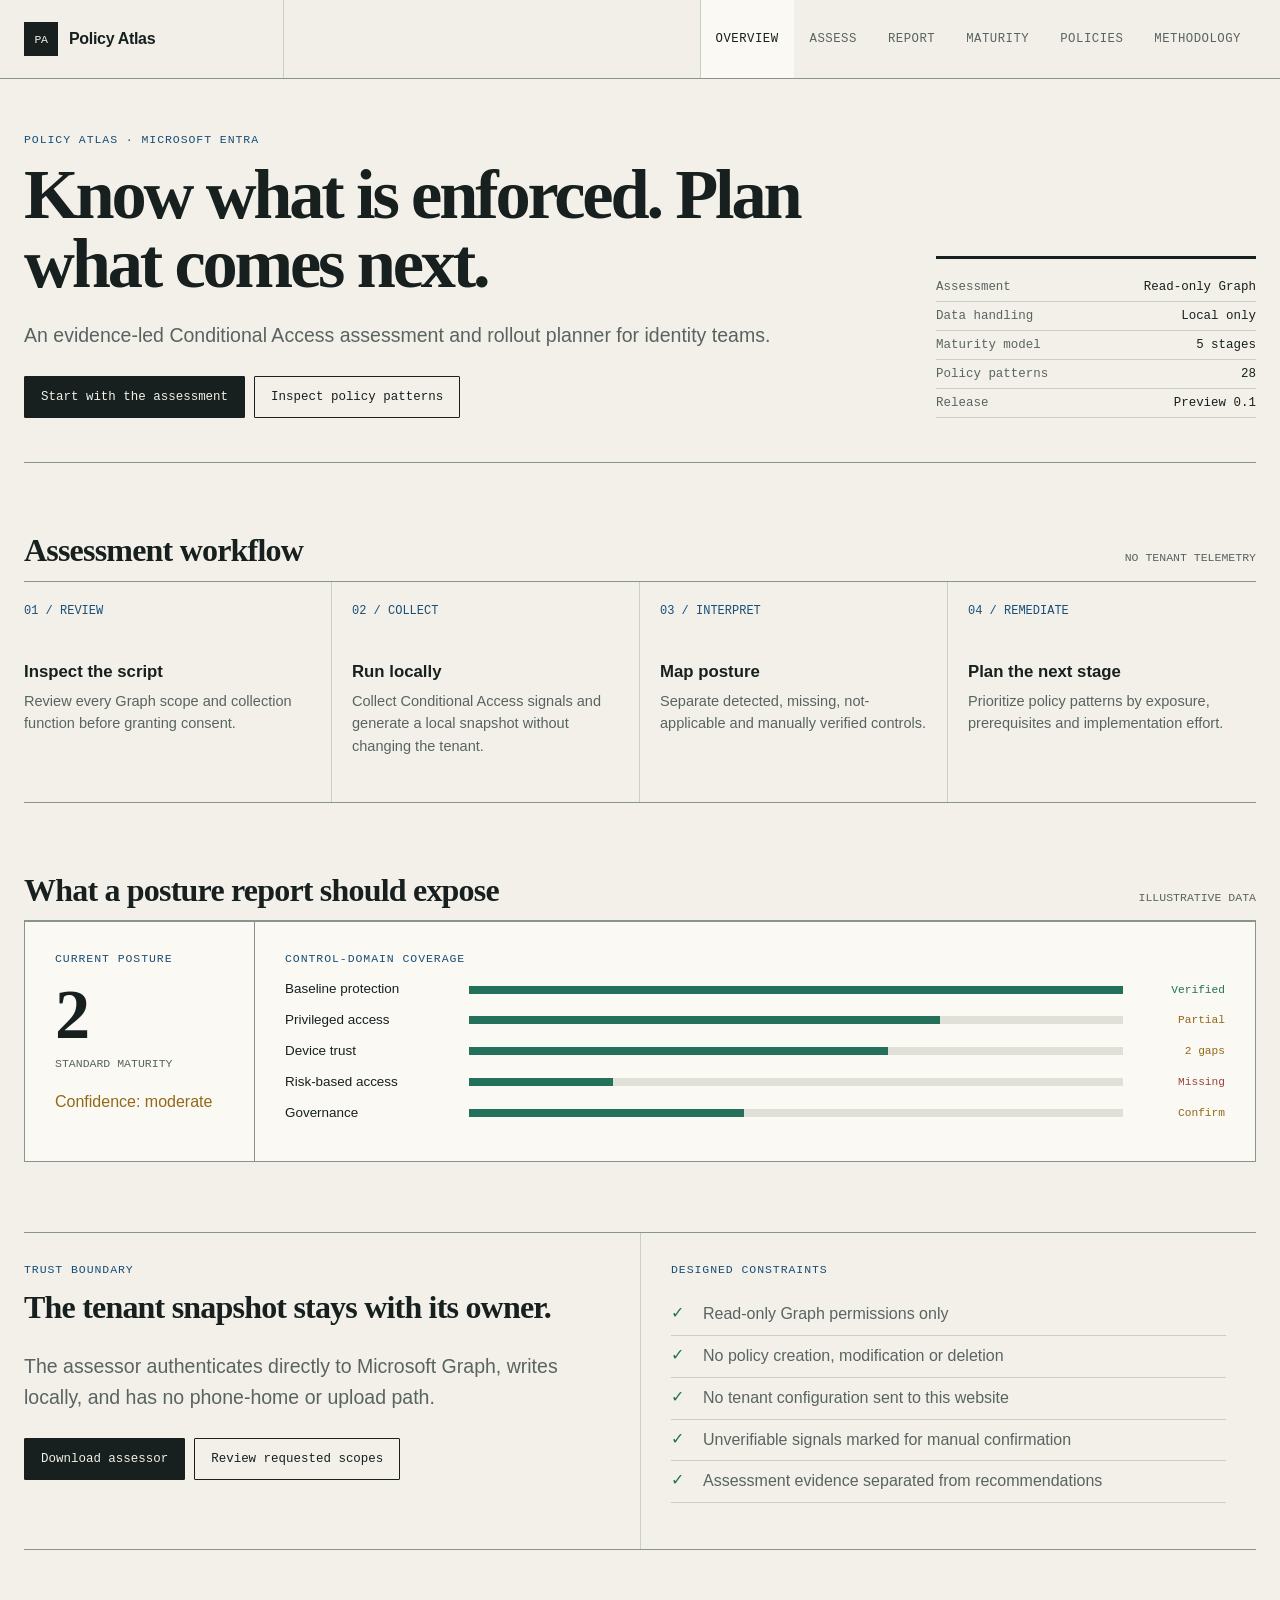
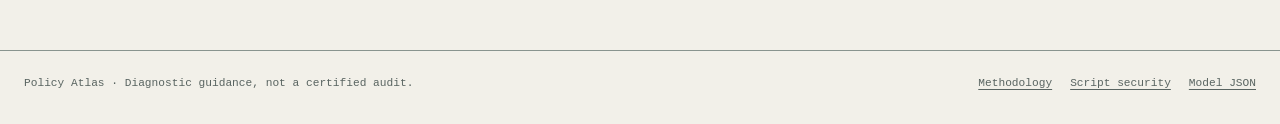
<file: index.html>
<!doctype html>
<html lang="en">
<head><meta charset="utf-8"><meta name="viewport" content="width=device-width,initial-scale=1"><title>Policy Atlas — Conditional Access assessment and rollout planner</title><meta name="description" content="Policy Atlas assesses Microsoft Entra Conditional Access from tenant evidence and turns verified gaps into a prioritized rollout plan."><link rel="stylesheet" href="/assets/styles.css"></head>
<body>
<header class="site-header"><nav class="shell masthead" aria-label="Primary"><a class="brand" href="/"><span class="brand-mark">PA</span>Policy Atlas</a><div class="nav-links"><a aria-current="page" href="/">Overview</a><a href="/assessment/">Assess</a><a href="/report/">Report</a><a href="/maturity-model/">Maturity</a><a href="/policy-library/">Policies</a><a href="/methodology/">Methodology</a></div></nav></header>
<main class="shell">
  <section class="page-intro"><div><p class="kicker">Policy Atlas · Microsoft Entra</p><h1>Know what is enforced. Plan what comes next.</h1><p class="lede">An evidence-led Conditional Access assessment and rollout planner for identity teams.</p><div class="actions"><a class="button primary" href="/assessment/">Start with the assessment</a><a class="button" href="/policy-library/">Inspect policy patterns</a></div></div><aside class="page-meta" aria-label="Product facts"><dl><div><dt>Assessment</dt><dd>Read-only Graph</dd></div><div><dt>Data handling</dt><dd>Local only</dd></div><div><dt>Maturity model</dt><dd>5 stages</dd></div><div><dt>Policy patterns</dt><dd>28</dd></div><div><dt>Release</dt><dd>Preview 0.1</dd></div></dl></aside></section>

  <section class="section"><div class="section-head"><h2>Assessment workflow</h2><small>NO TENANT TELEMETRY</small></div><div class="workflow"><article><span class="step-number">01 / REVIEW</span><h3>Inspect the script</h3><p>Review every Graph scope and collection function before granting consent.</p></article><article><span class="step-number">02 / COLLECT</span><h3>Run locally</h3><p>Collect Conditional Access signals and generate a local snapshot without changing the tenant.</p></article><article><span class="step-number">03 / INTERPRET</span><h3>Map posture</h3><p>Separate detected, missing, not-applicable and manually verified controls.</p></article><article><span class="step-number">04 / REMEDIATE</span><h3>Plan the next stage</h3><p>Prioritize policy patterns by exposure, prerequisites and implementation effort.</p></article></div></section>

  <section class="section"><div class="section-head"><h2>What a posture report should expose</h2><small>ILLUSTRATIVE DATA</small></div><div class="report-preview" aria-label="Illustrative report preview"><aside class="report-score"><p class="kicker">Current posture</p><strong>2</strong><span>Standard maturity</span><p class="status-warn">Confidence: moderate</p></aside><div class="report-body"><p class="kicker">Control-domain coverage</p><div class="coverage"><div class="coverage-row"><span>Baseline protection</span><span class="coverage-track"><i class="coverage-fill" style="width:100%"></i></span><span class="coverage-status status-good">Verified</span></div><div class="coverage-row"><span>Privileged access</span><span class="coverage-track"><i class="coverage-fill" style="width:72%"></i></span><span class="coverage-status status-warn">Partial</span></div><div class="coverage-row"><span>Device trust</span><span class="coverage-track"><i class="coverage-fill" style="width:64%"></i></span><span class="coverage-status status-warn">2 gaps</span></div><div class="coverage-row"><span>Risk-based access</span><span class="coverage-track"><i class="coverage-fill" style="width:22%"></i></span><span class="coverage-status status-bad">Missing</span></div><div class="coverage-row"><span>Governance</span><span class="coverage-track"><i class="coverage-fill" style="width:42%"></i></span><span class="coverage-status status-warn">Confirm</span></div></div></div></div></section>

  <section class="section trust-grid"><section><p class="kicker">Trust boundary</p><h2>The tenant snapshot stays with its owner.</h2><p class="lede">The assessor authenticates directly to Microsoft Graph, writes locally, and has no phone-home or upload path.</p><div class="actions"><a class="button primary" href="/Assess-ConditionalAccessMaturity.ps1" download>Download assessor</a><a class="button" href="/SCRIPT-README.md">Review requested scopes</a></div></section><section><p class="kicker">Designed constraints</p><ul class="fact-list"><li>Read-only Graph permissions only</li><li>No policy creation, modification or deletion</li><li>No tenant configuration sent to this website</li><li>Unverifiable signals marked for manual confirmation</li><li>Assessment evidence separated from recommendations</li></ul></section></section>
</main>
<footer class="site-footer"><div class="shell footer-grid"><span>Policy Atlas · Diagnostic guidance, not a certified audit.</span><nav><a href="/methodology/">Methodology</a><a href="/SCRIPT-README.md">Script security</a><a href="/ca-maturity-model.json">Model JSON</a></nav></div></footer>
</body></html>
</file>
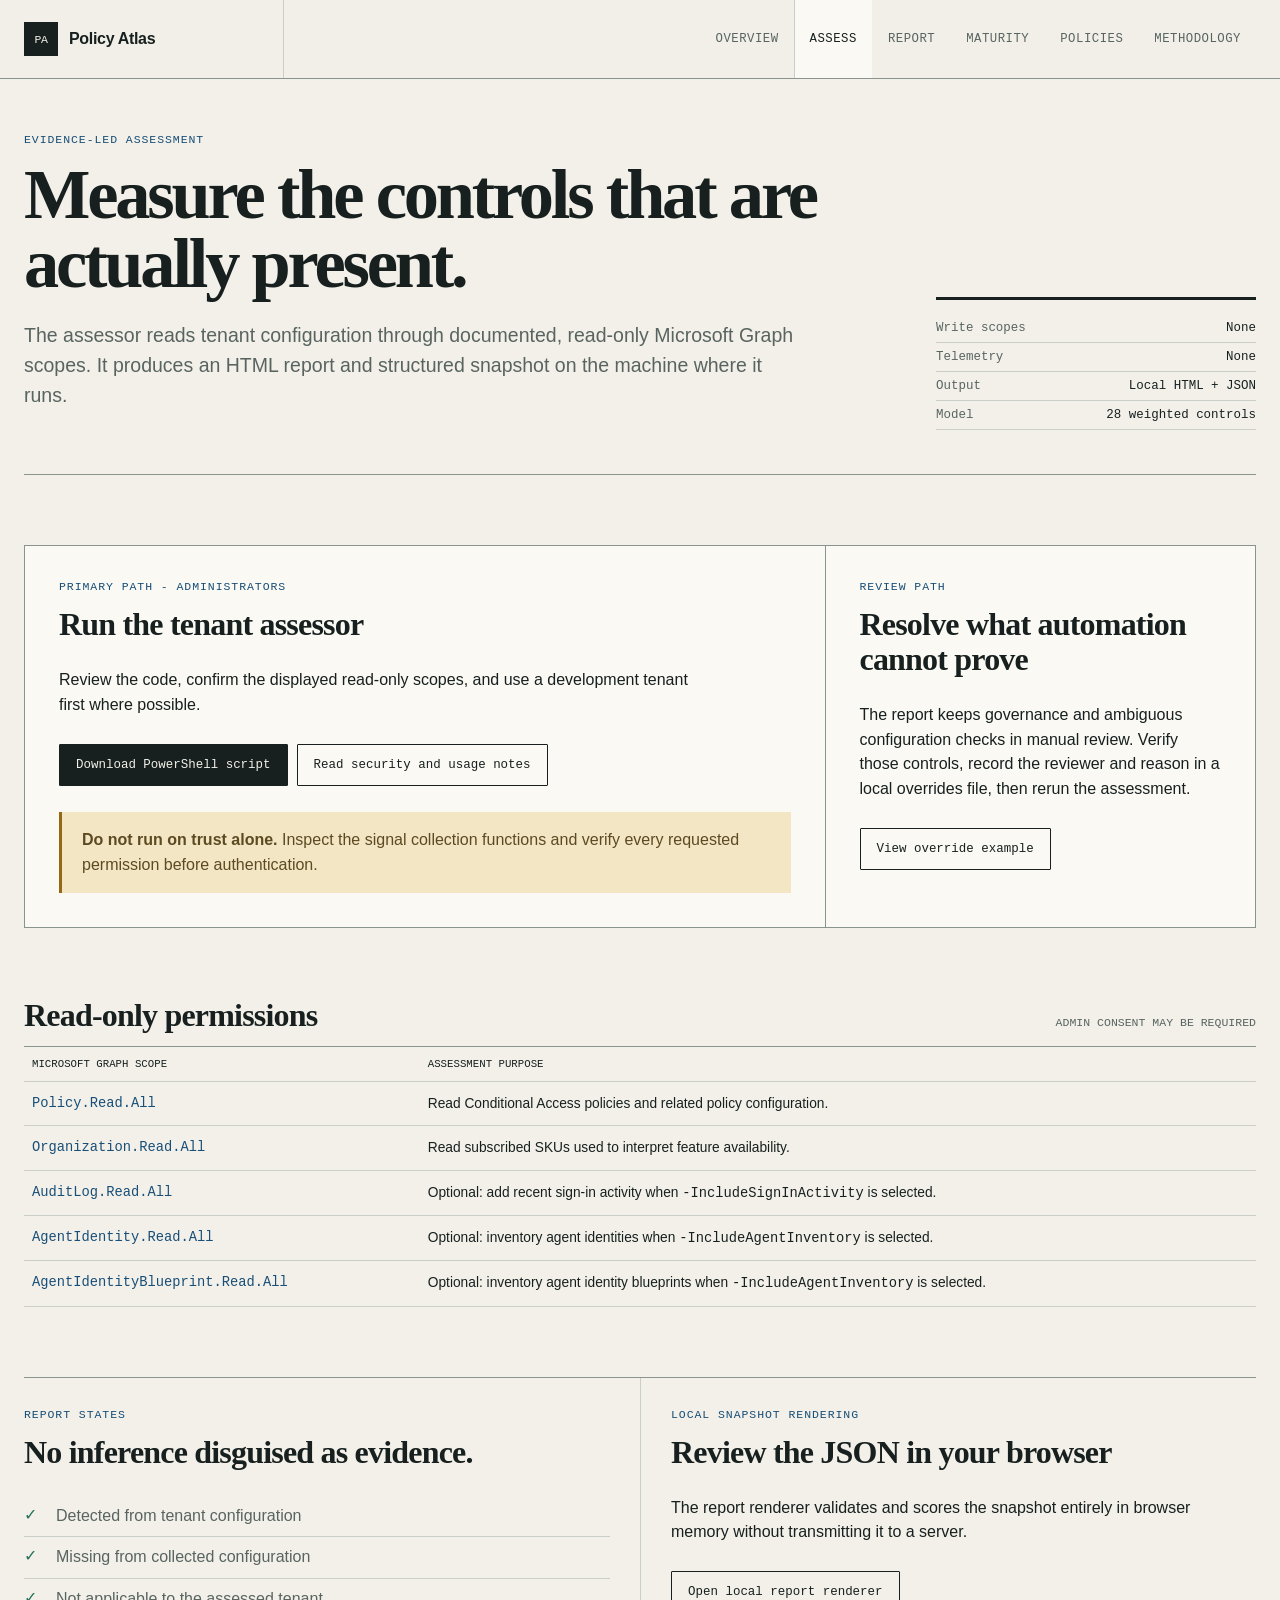
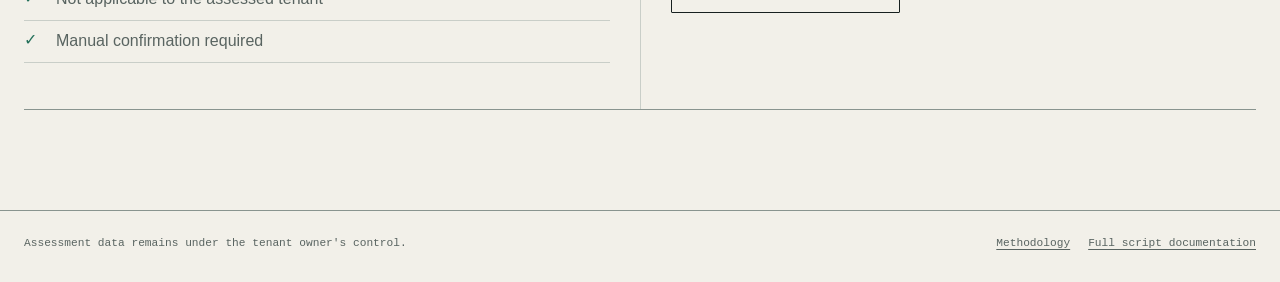
<file: assessment/index.html>
<!doctype html>
<html lang="en"><head><meta charset="utf-8"><meta name="viewport" content="width=device-width,initial-scale=1"><title>Tenant Assessment - Policy Atlas</title><meta name="description" content="Run a local, read-only Microsoft Graph assessment with Policy Atlas."><link rel="stylesheet" href="/assets/styles.css"></head>
<body><header class="site-header"><nav class="shell masthead" aria-label="Primary"><a class="brand" href="/"><span class="brand-mark">PA</span>Policy Atlas</a><div class="nav-links"><a href="/">Overview</a><a aria-current="page" href="/assessment/">Assess</a><a href="/report/">Report</a><a href="/maturity-model/">Maturity</a><a href="/policy-library/">Policies</a><a href="/methodology/">Methodology</a></div></nav></header>
<main class="shell"><section class="page-intro"><div><p class="kicker">Evidence-led assessment</p><h1>Measure the controls that are actually present.</h1><p class="lede">The assessor reads tenant configuration through documented, read-only Microsoft Graph scopes. It produces an HTML report and structured snapshot on the machine where it runs.</p></div><aside class="page-meta"><dl><div><dt>Write scopes</dt><dd>None</dd></div><div><dt>Telemetry</dt><dd>None</dd></div><div><dt>Output</dt><dd>Local HTML + JSON</dd></div><div><dt>Model</dt><dd>28 weighted controls</dd></div></dl></aside></section>

<section class="section assessment-paths"><article><p class="kicker">Primary path - administrators</p><h2>Run the tenant assessor</h2><p>Review the code, confirm the displayed read-only scopes, and use a development tenant first where possible.</p><div class="actions"><a class="button primary" href="/Assess-ConditionalAccessMaturity.ps1" download>Download PowerShell script</a><a class="button" href="/SCRIPT-README.md">Read security and usage notes</a></div><div class="notice"><strong>Do not run on trust alone.</strong> Inspect the signal collection functions and verify every requested permission before authentication.</div></article><article><p class="kicker">Review path</p><h2>Resolve what automation cannot prove</h2><p>The report keeps governance and ambiguous configuration checks in manual review. Verify those controls, record the reviewer and reason in a local overrides file, then rerun the assessment.</p><div class="actions"><a class="button" href="/manual-overrides.example.json">View override example</a></div></article></section>

<section class="section"><div class="section-head"><h2>Read-only permissions</h2><small>ADMIN CONSENT MAY BE REQUIRED</small></div><table class="permission-table"><thead><tr><th>Microsoft Graph scope</th><th>Assessment purpose</th></tr></thead><tbody><tr><td>Policy.Read.All</td><td>Read Conditional Access policies and related policy configuration.</td></tr><tr><td>Organization.Read.All</td><td>Read subscribed SKUs used to interpret feature availability.</td></tr><tr><td>AuditLog.Read.All</td><td>Optional: add recent sign-in activity when <code>-IncludeSignInActivity</code> is selected.</td></tr><tr><td>AgentIdentity.Read.All</td><td>Optional: inventory agent identities when <code>-IncludeAgentInventory</code> is selected.</td></tr><tr><td>AgentIdentityBlueprint.Read.All</td><td>Optional: inventory agent identity blueprints when <code>-IncludeAgentInventory</code> is selected.</td></tr></tbody></table></section>

<section class="section trust-grid"><section><p class="kicker">Report states</p><h2>No inference disguised as evidence.</h2><ul class="fact-list"><li>Detected from tenant configuration</li><li>Missing from collected configuration</li><li>Not applicable to the assessed tenant</li><li>Manual confirmation required</li></ul></section><section><p class="kicker">Local snapshot rendering</p><h2>Review the JSON in your browser</h2><p>The report renderer validates and scores the snapshot entirely in browser memory without transmitting it to a server.</p><div class="actions"><a class="button" href="/report/">Open local report renderer</a></div></section></section></main>
<footer class="site-footer"><div class="shell footer-grid"><span>Assessment data remains under the tenant owner's control.</span><nav><a href="/methodology/">Methodology</a><a href="/SCRIPT-README.md">Full script documentation</a></nav></div></footer></body></html>
</file>
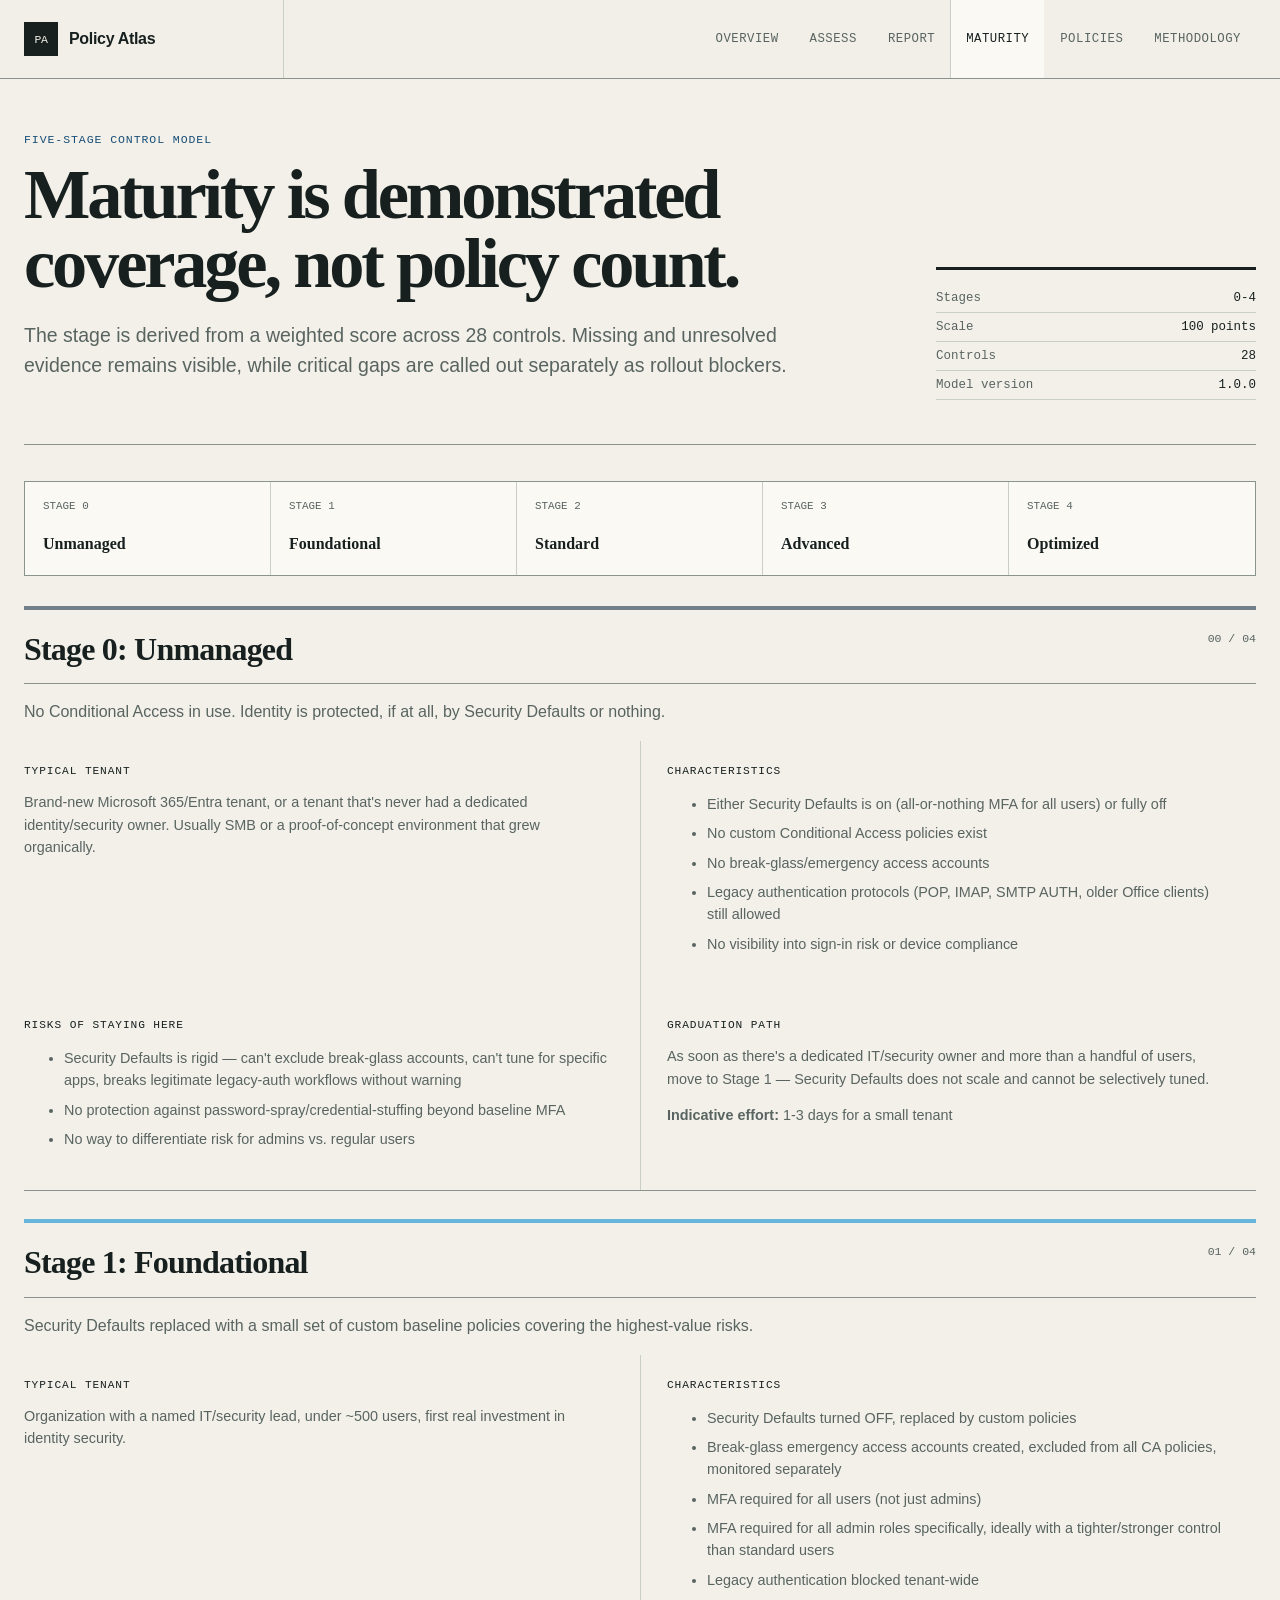
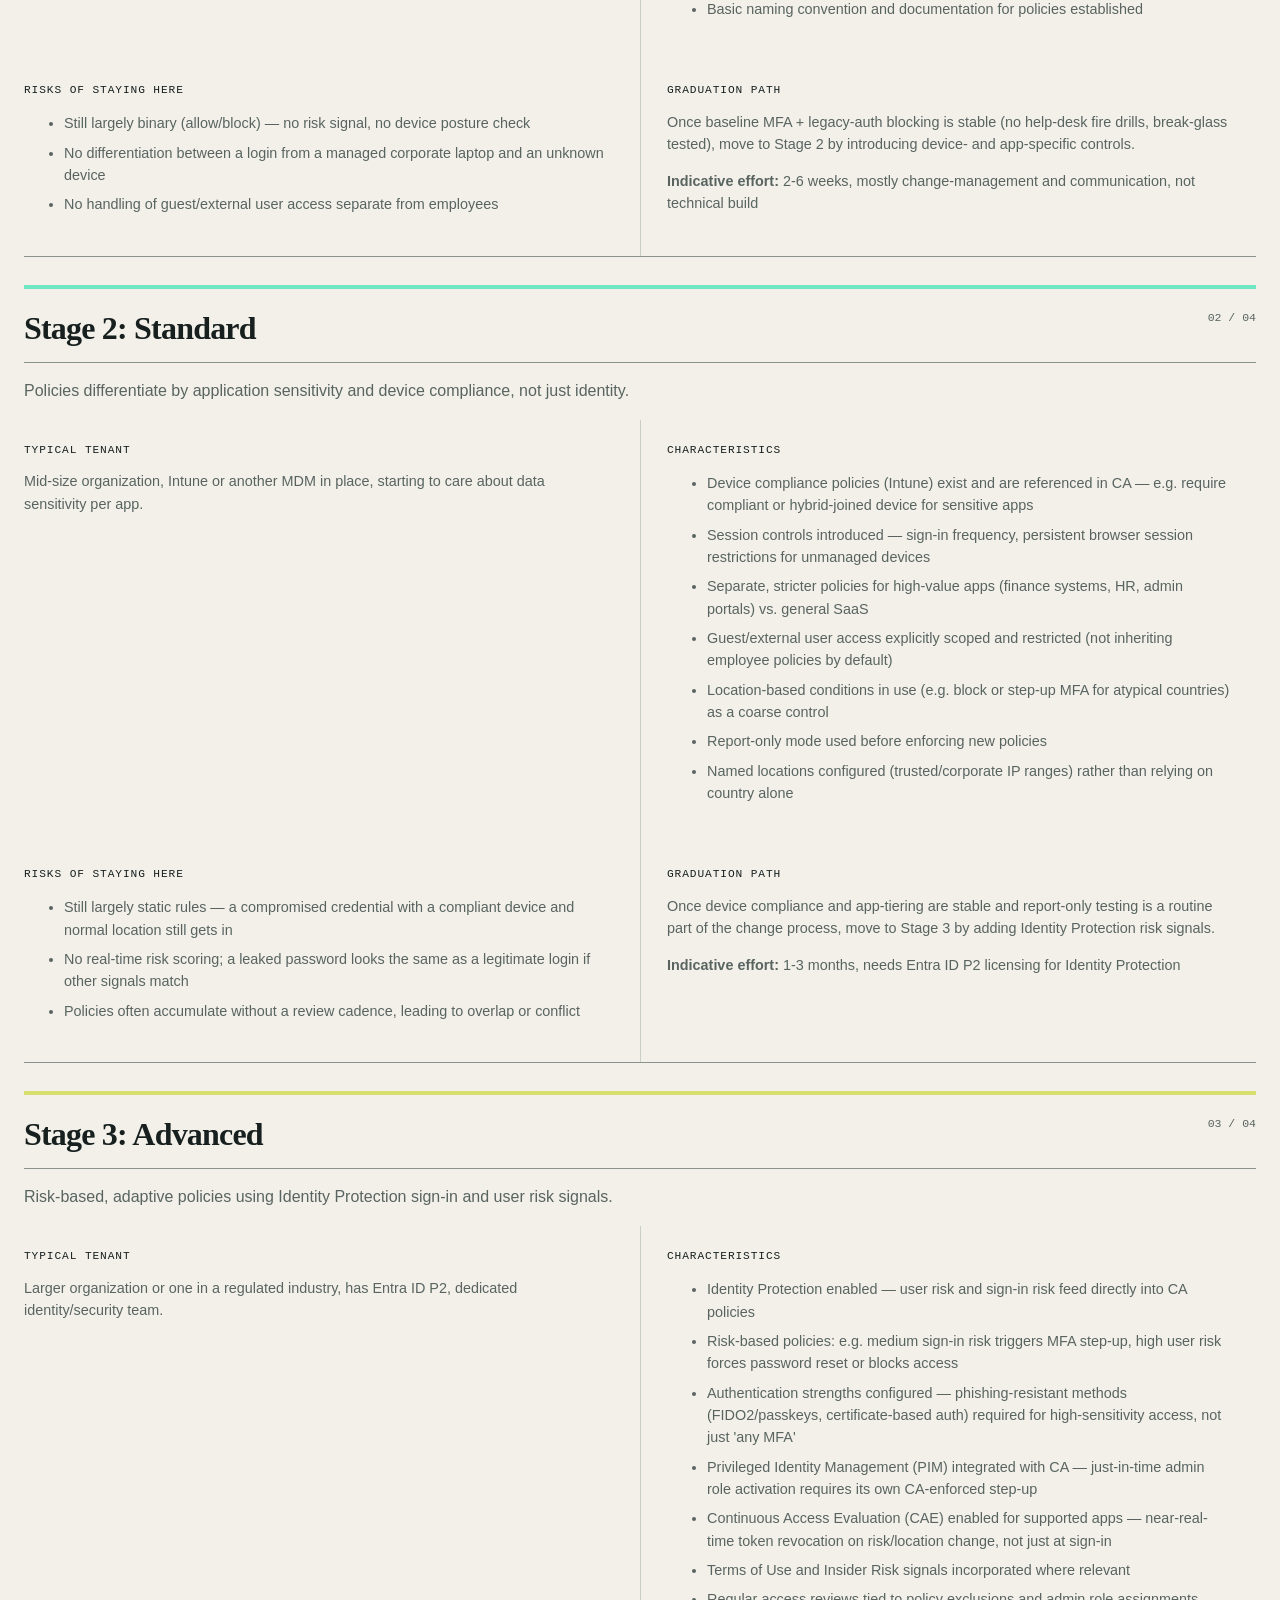
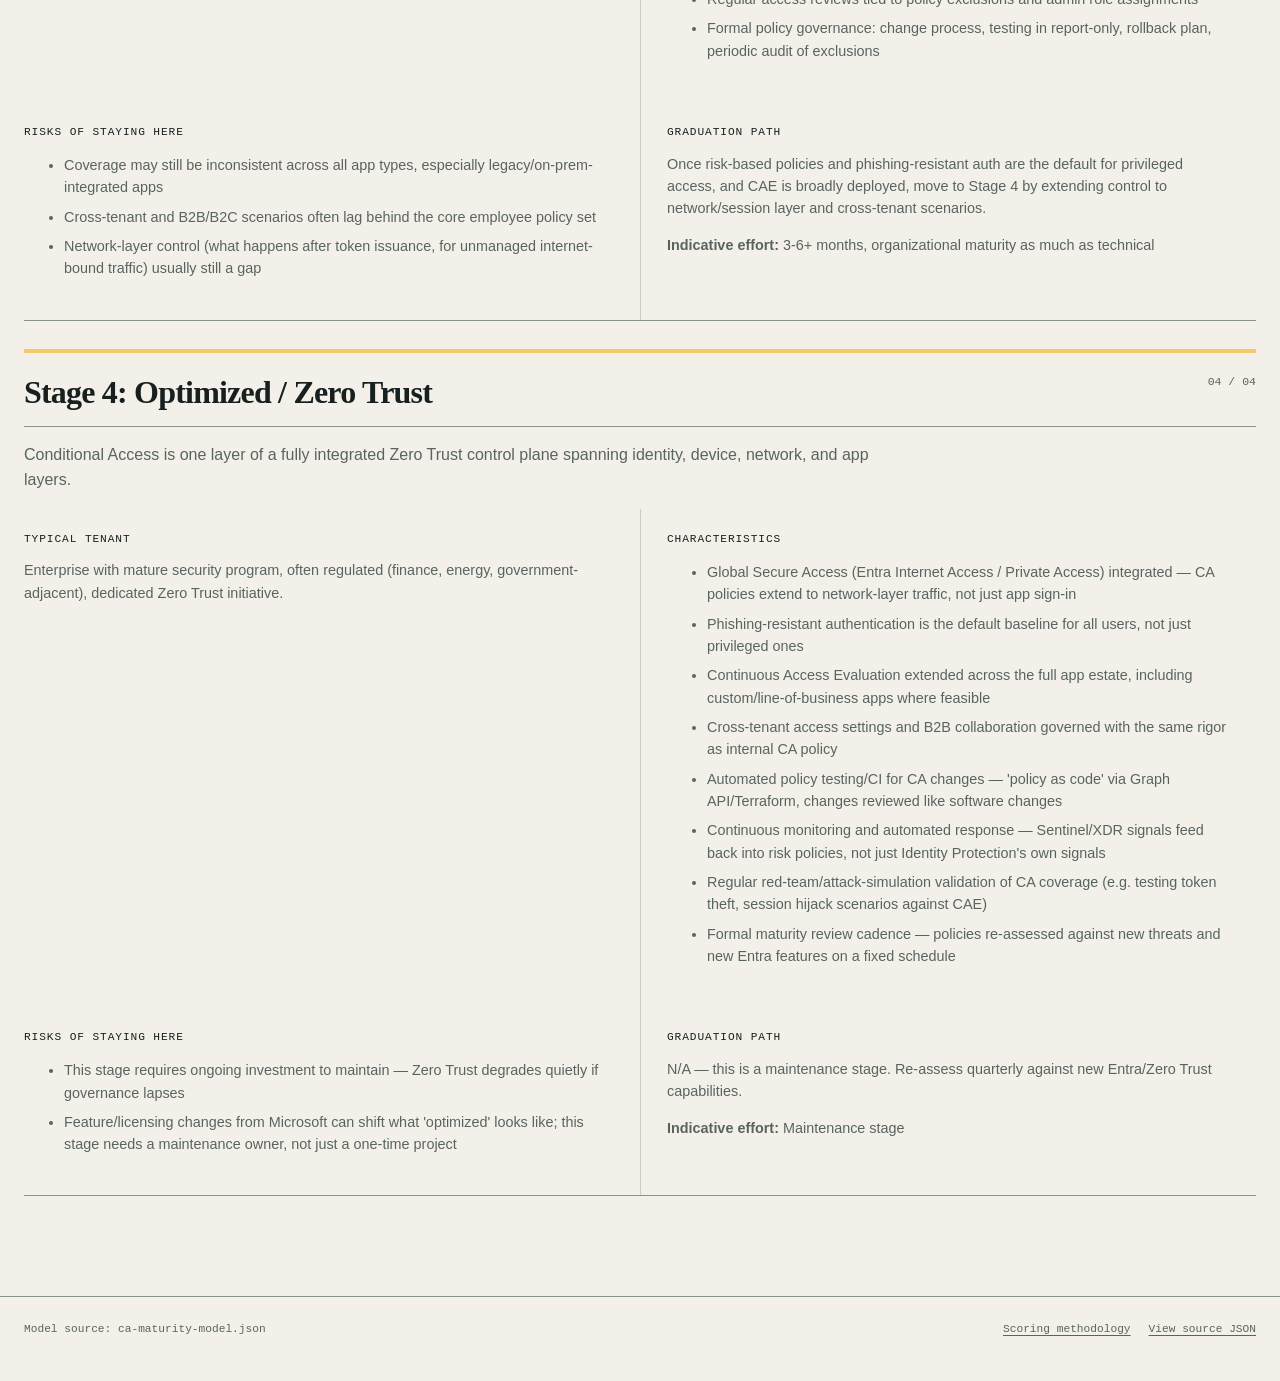
<file: maturity-model/index.html>
<!doctype html>
<html lang="en"><head><meta charset="utf-8"><meta name="viewport" content="width=device-width,initial-scale=1"><title>Maturity Model - Policy Atlas</title><meta name="description" content="A five-stage Microsoft Entra Conditional Access maturity model grounded in observable control coverage."><link rel="stylesheet" href="/assets/styles.css"><script src="/assets/app.js" defer></script></head>
<body><header class="site-header"><nav class="shell masthead" aria-label="Primary"><a class="brand" href="/"><span class="brand-mark">PA</span>Policy Atlas</a><div class="nav-links"><a href="/">Overview</a><a href="/assessment/">Assess</a><a href="/report/">Report</a><a aria-current="page" href="/maturity-model/">Maturity</a><a href="/policy-library/">Policies</a><a href="/methodology/">Methodology</a></div></nav></header>
<main class="shell"><section class="page-intro"><div><p class="kicker">Five-stage control model</p><h1>Maturity is demonstrated coverage, not policy count.</h1><p class="lede">The stage is derived from a weighted score across 28 controls. Missing and unresolved evidence remains visible, while critical gaps are called out separately as rollout blockers.</p></div><aside class="page-meta"><dl><div><dt>Stages</dt><dd>0-4</dd></div><div><dt>Scale</dt><dd>100 points</dd></div><div><dt>Controls</dt><dd>28</dd></div><div><dt>Model version</dt><dd>1.0.0</dd></div></dl></aside></section>
<nav class="stage-index" aria-label="Maturity stages"><a href="#stage-0"><small>STAGE 0</small><strong>Unmanaged</strong></a><a href="#stage-1"><small>STAGE 1</small><strong>Foundational</strong></a><a href="#stage-2"><small>STAGE 2</small><strong>Standard</strong></a><a href="#stage-3"><small>STAGE 3</small><strong>Advanced</strong></a><a href="#stage-4"><small>STAGE 4</small><strong>Optimized</strong></a></nav>
<section class="stage-list" data-stage-list><div class="empty">Loading maturity model...</div></section></main>
<footer class="site-footer"><div class="shell footer-grid"><span>Model source: ca-maturity-model.json</span><nav><a href="/methodology/">Scoring methodology</a><a href="/ca-maturity-model.json">View source JSON</a></nav></div></footer></body></html>
</file>
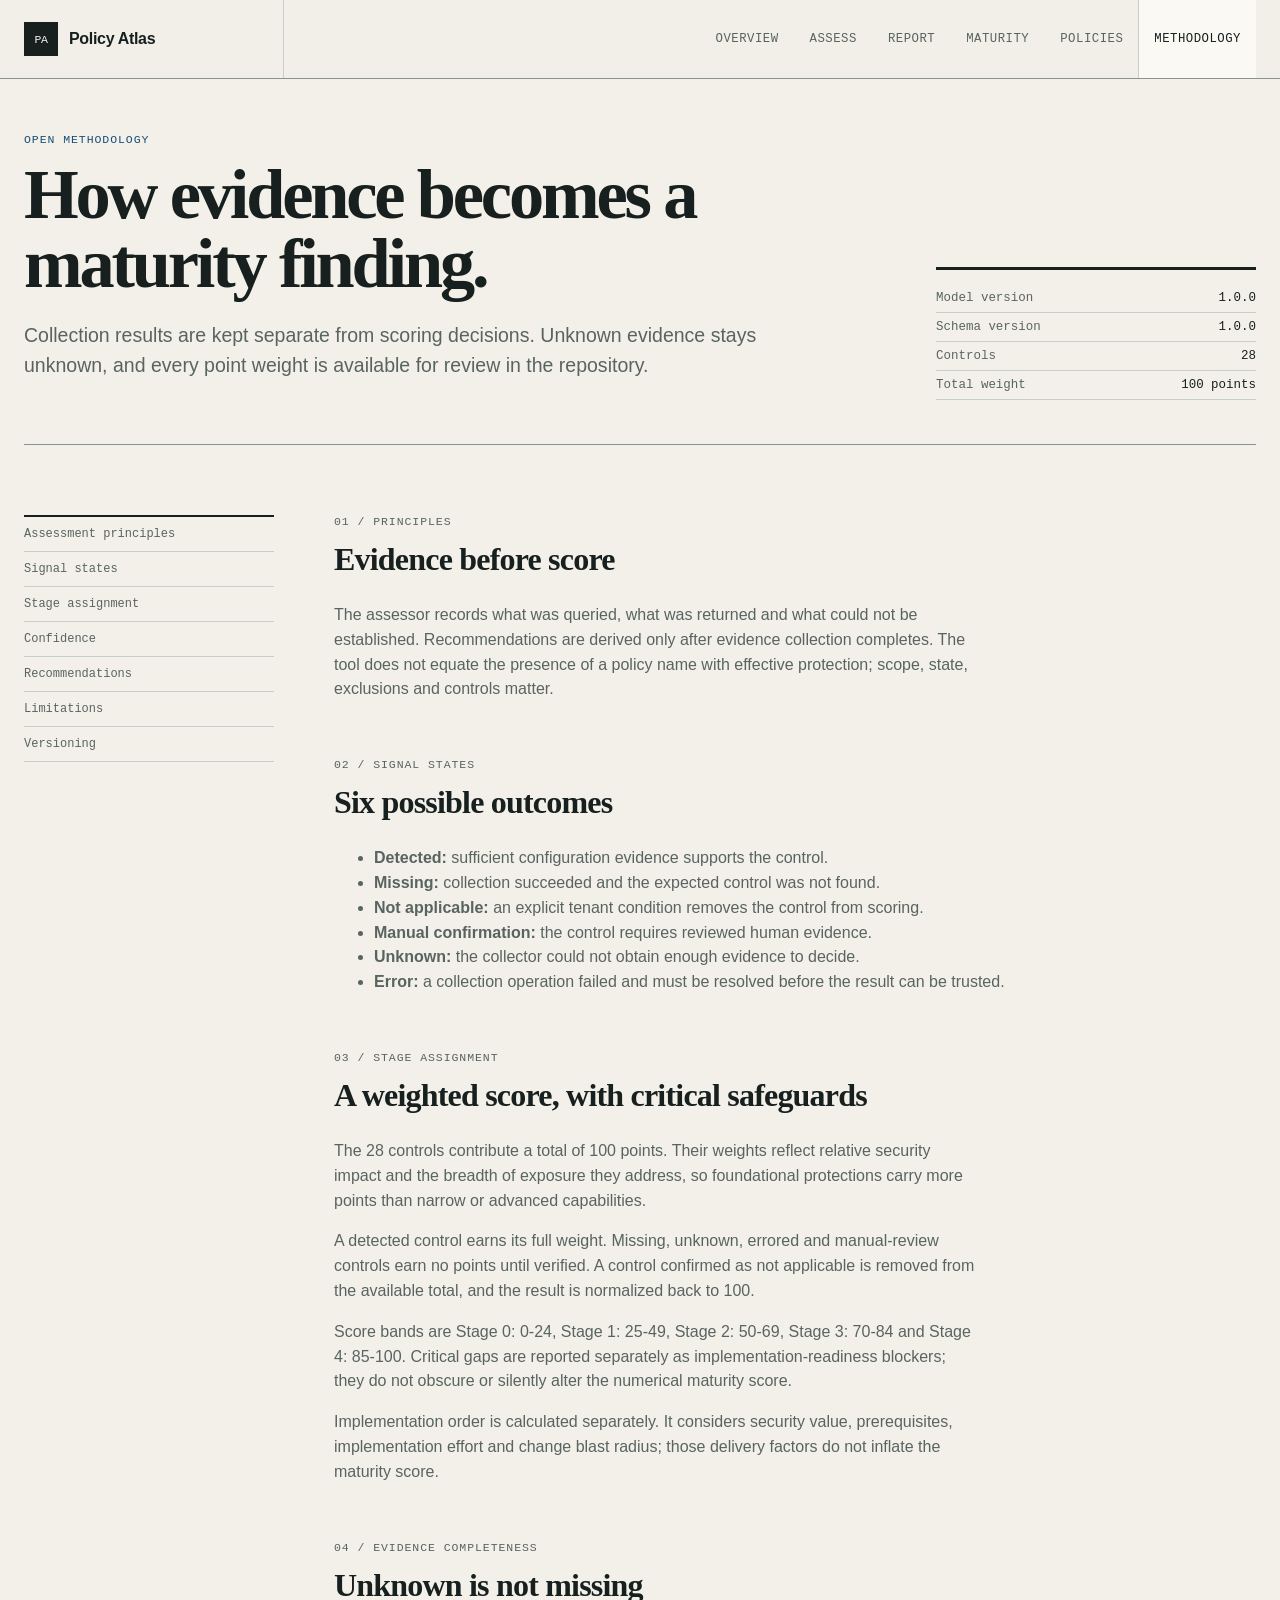
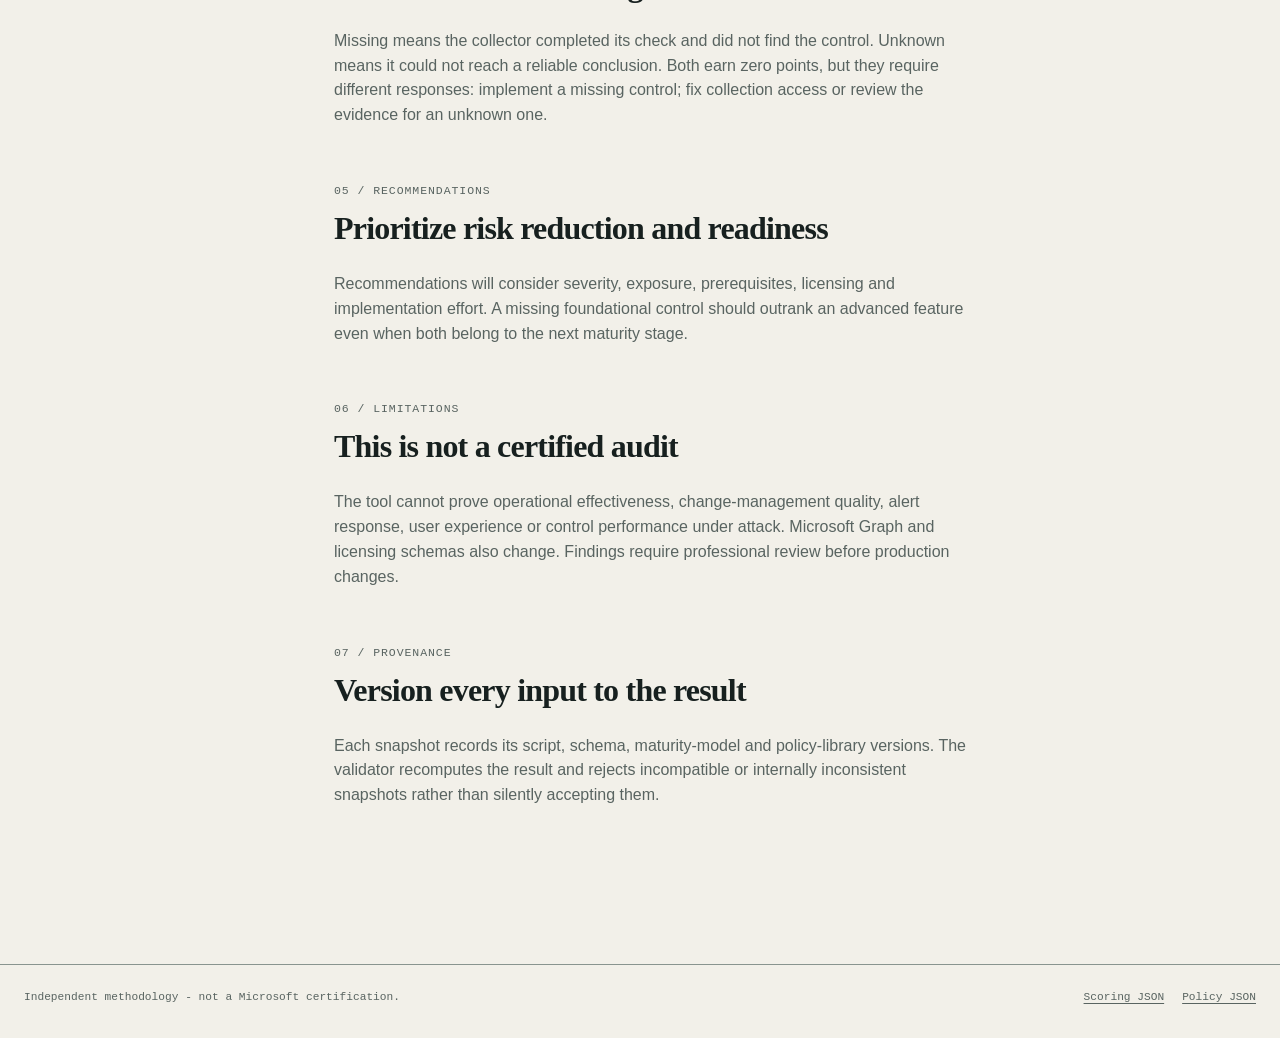
<file: methodology/index.html>
<!doctype html>
<html lang="en"><head><meta charset="utf-8"><meta name="viewport" content="width=device-width,initial-scale=1"><title>Methodology - Policy Atlas</title><meta name="description" content="How Policy Atlas distinguishes evidence, calculates maturity and produces recommendations."><link rel="stylesheet" href="/assets/styles.css"></head>
<body><header class="site-header"><nav class="shell masthead" aria-label="Primary"><a class="brand" href="/"><span class="brand-mark">PA</span>Policy Atlas</a><div class="nav-links"><a href="/">Overview</a><a href="/assessment/">Assess</a><a href="/report/">Report</a><a href="/maturity-model/">Maturity</a><a href="/policy-library/">Policies</a><a aria-current="page" href="/methodology/">Methodology</a></div></nav></header>
<main class="shell"><section class="page-intro"><div><p class="kicker">Open methodology</p><h1>How evidence becomes a maturity finding.</h1><p class="lede">Collection results are kept separate from scoring decisions. Unknown evidence stays unknown, and every point weight is available for review in the repository.</p></div><aside class="page-meta"><dl><div><dt>Model version</dt><dd>1.0.0</dd></div><div><dt>Schema version</dt><dd>1.0.0</dd></div><div><dt>Controls</dt><dd>28</dd></div><div><dt>Total weight</dt><dd>100 points</dd></div></dl></aside></section>
<div class="section method-grid"><nav class="method-nav" aria-label="Methodology sections"><a href="#principles">Assessment principles</a><a href="#states">Signal states</a><a href="#stage">Stage assignment</a><a href="#confidence">Confidence</a><a href="#recommendations">Recommendations</a><a href="#limitations">Limitations</a><a href="#versions">Versioning</a></nav><article class="prose">
<section id="principles"><p class="kicker">01 / Principles</p><h2>Evidence before score</h2><p>The assessor records what was queried, what was returned and what could not be established. Recommendations are derived only after evidence collection completes. The tool does not equate the presence of a policy name with effective protection; scope, state, exclusions and controls matter.</p></section>
<section id="states"><p class="kicker">02 / Signal states</p><h2>Six possible outcomes</h2><ul><li><strong>Detected:</strong> sufficient configuration evidence supports the control.</li><li><strong>Missing:</strong> collection succeeded and the expected control was not found.</li><li><strong>Not applicable:</strong> an explicit tenant condition removes the control from scoring.</li><li><strong>Manual confirmation:</strong> the control requires reviewed human evidence.</li><li><strong>Unknown:</strong> the collector could not obtain enough evidence to decide.</li><li><strong>Error:</strong> a collection operation failed and must be resolved before the result can be trusted.</li></ul></section>
<section id="stage"><p class="kicker">03 / Stage assignment</p><h2>A weighted score, with critical safeguards</h2><p>The 28 controls contribute a total of 100 points. Their weights reflect relative security impact and the breadth of exposure they address, so foundational protections carry more points than narrow or advanced capabilities.</p><p>A detected control earns its full weight. Missing, unknown, errored and manual-review controls earn no points until verified. A control confirmed as not applicable is removed from the available total, and the result is normalized back to 100.</p><p>Score bands are Stage 0: 0-24, Stage 1: 25-49, Stage 2: 50-69, Stage 3: 70-84 and Stage 4: 85-100. Critical gaps are reported separately as implementation-readiness blockers; they do not obscure or silently alter the numerical maturity score.</p><p>Implementation order is calculated separately. It considers security value, prerequisites, implementation effort and change blast radius; those delivery factors do not inflate the maturity score.</p></section>
<section id="confidence"><p class="kicker">04 / Evidence completeness</p><h2>Unknown is not missing</h2><p>Missing means the collector completed its check and did not find the control. Unknown means it could not reach a reliable conclusion. Both earn zero points, but they require different responses: implement a missing control; fix collection access or review the evidence for an unknown one.</p></section>
<section id="recommendations"><p class="kicker">05 / Recommendations</p><h2>Prioritize risk reduction and readiness</h2><p>Recommendations will consider severity, exposure, prerequisites, licensing and implementation effort. A missing foundational control should outrank an advanced feature even when both belong to the next maturity stage.</p></section>
<section id="limitations"><p class="kicker">06 / Limitations</p><h2>This is not a certified audit</h2><p>The tool cannot prove operational effectiveness, change-management quality, alert response, user experience or control performance under attack. Microsoft Graph and licensing schemas also change. Findings require professional review before production changes.</p></section>
<section id="versions"><p class="kicker">07 / Provenance</p><h2>Version every input to the result</h2><p>Each snapshot records its script, schema, maturity-model and policy-library versions. The validator recomputes the result and rejects incompatible or internally inconsistent snapshots rather than silently accepting them.</p></section>
</article></div></main>
<footer class="site-footer"><div class="shell footer-grid"><span>Independent methodology - not a Microsoft certification.</span><nav><a href="/assessment-model.json">Scoring JSON</a><a href="/ca-policy-library.json">Policy JSON</a></nav></div></footer></body></html>
</file>
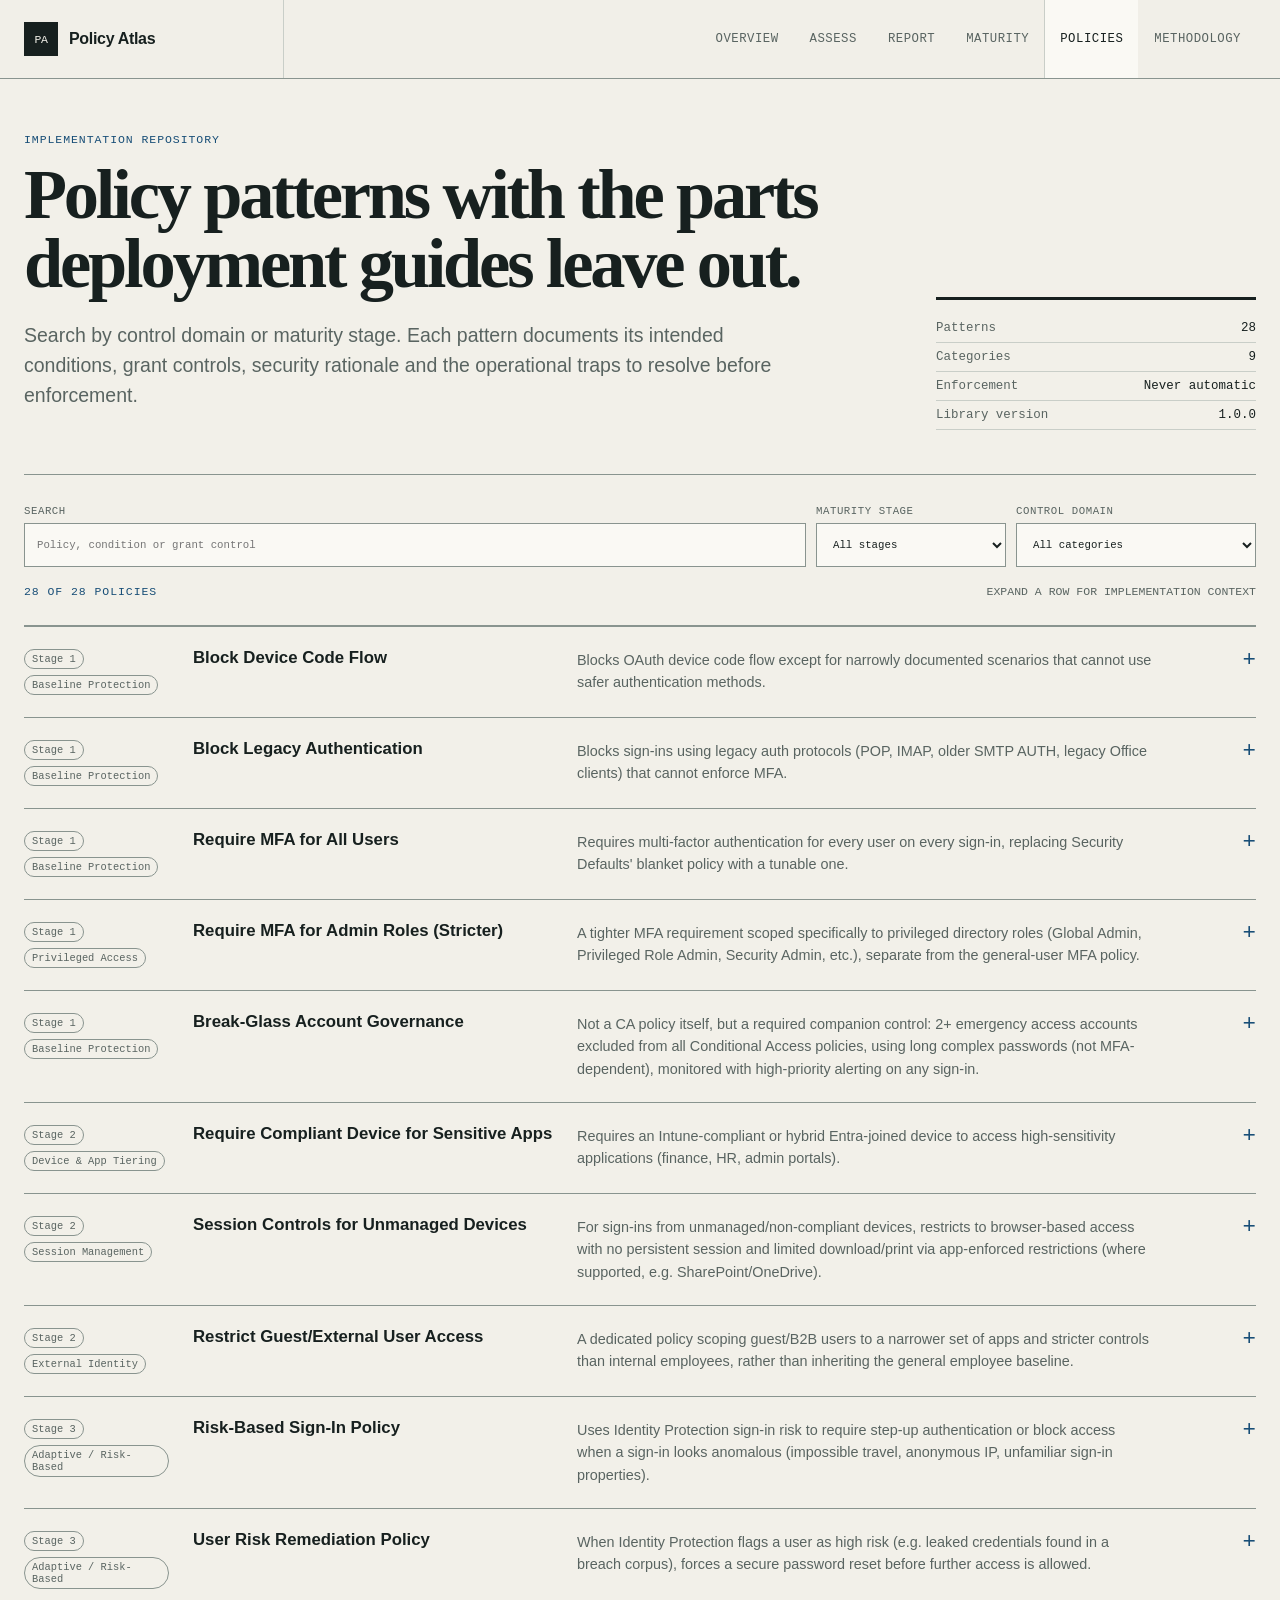
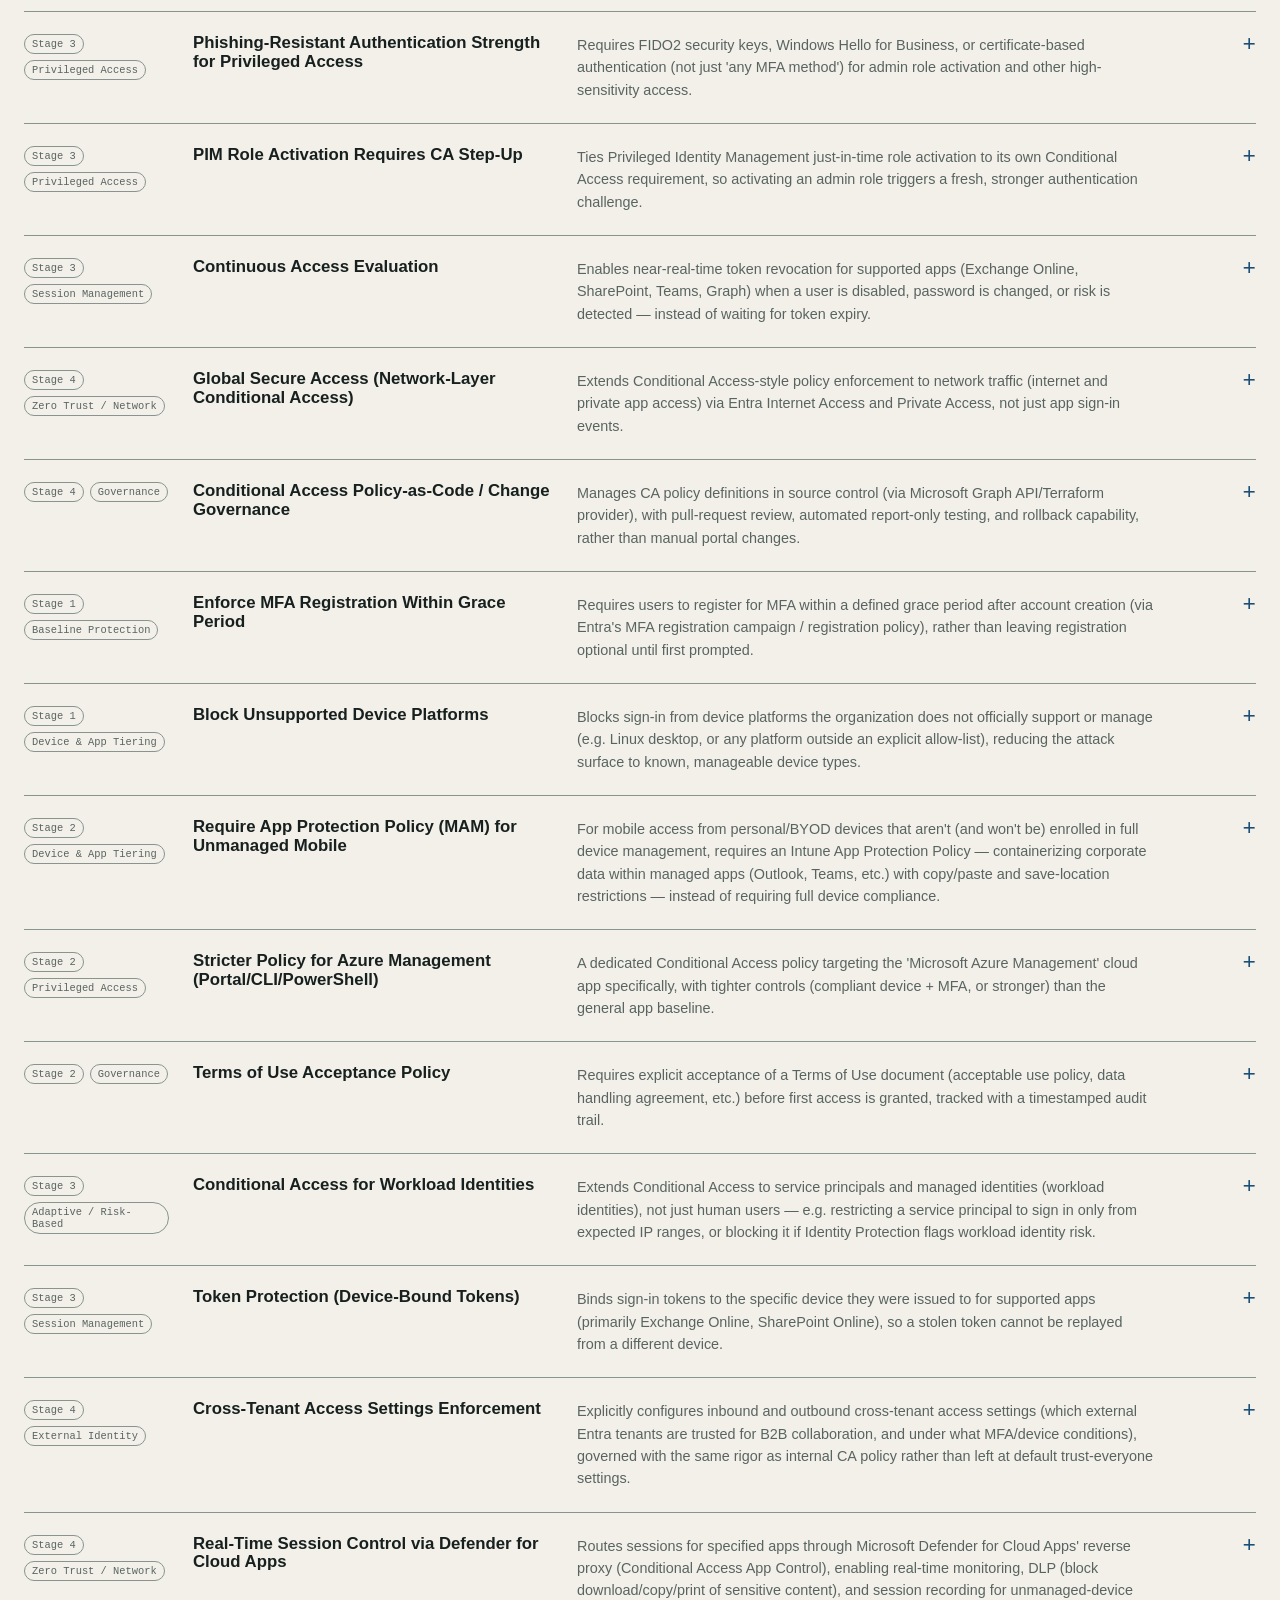
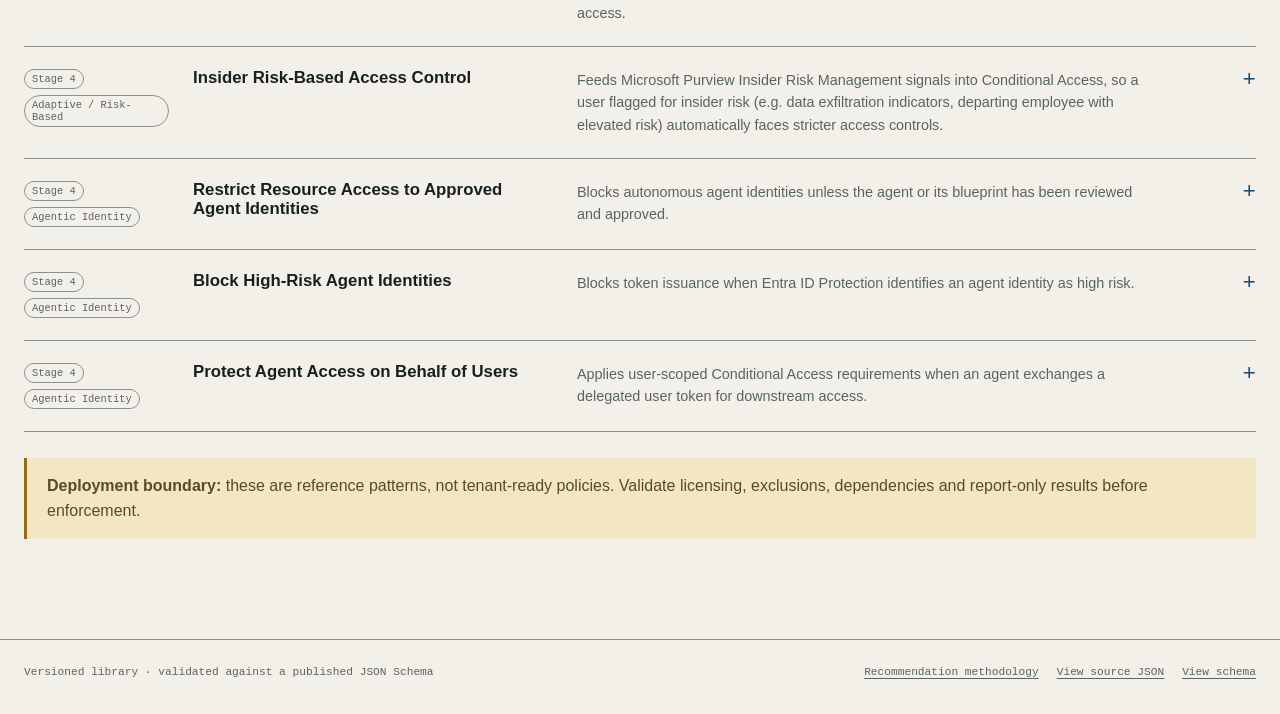
<file: policy-library/index.html>
<!doctype html>
<html lang="en"><head><meta charset="utf-8"><meta name="viewport" content="width=device-width,initial-scale=1"><title>Policy Library - Policy Atlas</title><meta name="description" content="Conditional Access policy patterns with rationale, conditions, grant controls and rollout risks."><link rel="stylesheet" href="/assets/styles.css"><script src="/assets/app.js" defer></script></head>
<body><header class="site-header"><nav class="shell masthead" aria-label="Primary"><a class="brand" href="/"><span class="brand-mark">PA</span>Policy Atlas</a><div class="nav-links"><a href="/">Overview</a><a href="/assessment/">Assess</a><a href="/report/">Report</a><a href="/maturity-model/">Maturity</a><a aria-current="page" href="/policy-library/">Policies</a><a href="/methodology/">Methodology</a></div></nav></header>
<main class="shell"><section class="page-intro"><div><p class="kicker">Implementation repository</p><h1>Policy patterns with the parts deployment guides leave out.</h1><p class="lede">Search by control domain or maturity stage. Each pattern documents its intended conditions, grant controls, security rationale and the operational traps to resolve before enforcement.</p></div><aside class="page-meta"><dl><div><dt>Patterns</dt><dd>28</dd></div><div><dt>Categories</dt><dd>9</dd></div><div><dt>Enforcement</dt><dd>Never automatic</dd></div><div><dt>Library version</dt><dd>1.0.0</dd></div></dl></aside></section>
<div class="filters"><label>Search<input type="search" data-policy-search placeholder="Policy, condition or grant control"></label><label>Maturity stage<select data-stage-filter><option value="">All stages</option><option value="1">Stage 1</option><option value="2">Stage 2</option><option value="3">Stage 3</option><option value="4">Stage 4</option></select></label><label>Control domain<select data-category-filter><option value="">All categories</option></select></label></div>
<div class="section-head"><p class="kicker" data-policy-count>Loading policies...</p><small>EXPAND A ROW FOR IMPLEMENTATION CONTEXT</small></div><section class="policy-grid" data-policy-list><div class="empty">Loading policy library...</div></section><div class="notice"><strong>Deployment boundary:</strong> these are reference patterns, not tenant-ready policies. Validate licensing, exclusions, dependencies and report-only results before enforcement.</div></main>
<footer class="site-footer"><div class="shell footer-grid"><span>Versioned library · validated against a published JSON Schema</span><nav><a href="/methodology/">Recommendation methodology</a><a href="/ca-policy-library.json">View source JSON</a><a href="/schemas/policy-library-schema-v1.json">View schema</a></nav></div></footer></body></html>
</file>
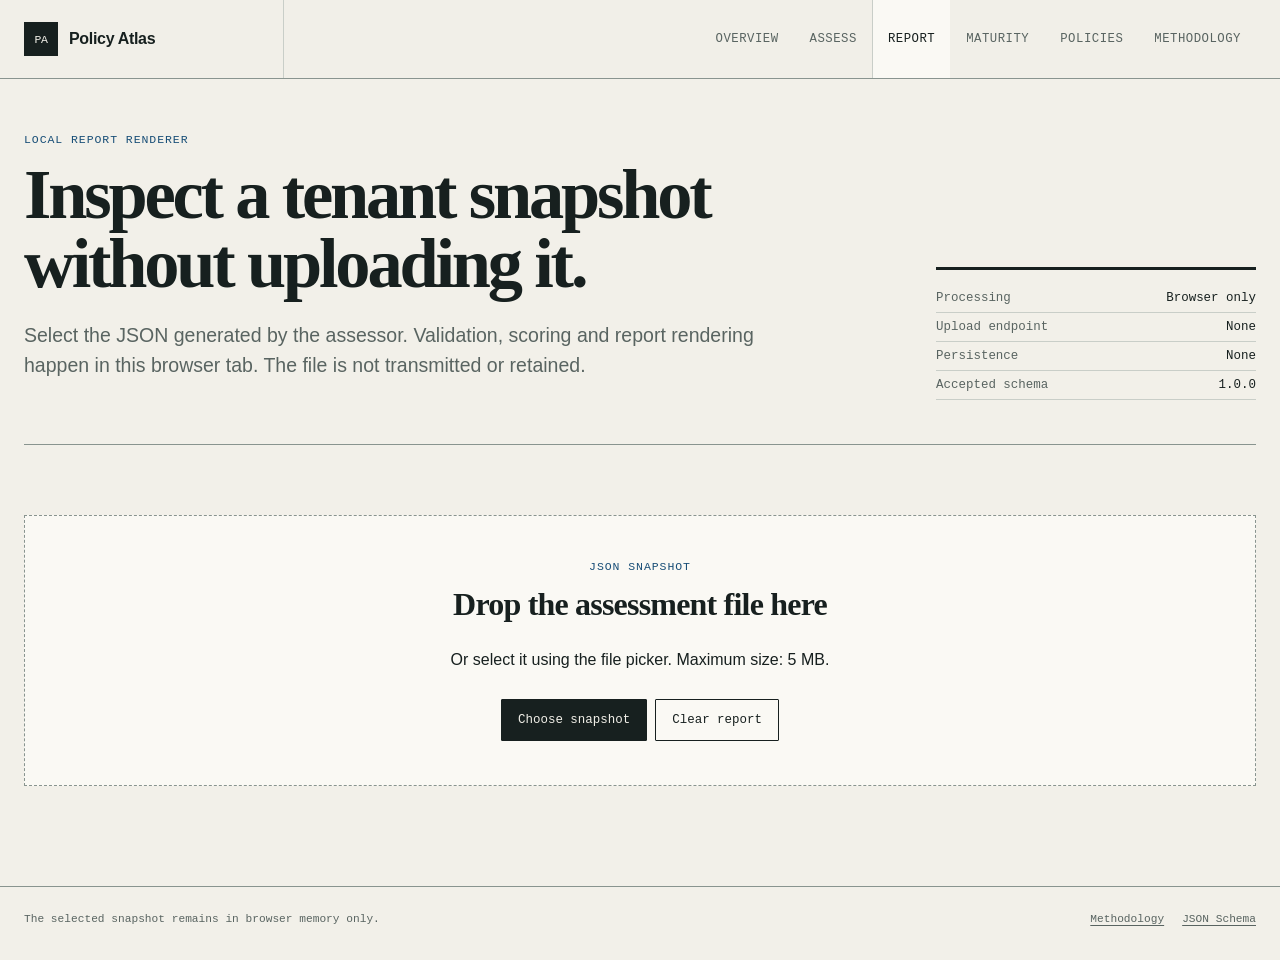
<file: report/index.html>
<!doctype html>
<html lang="en"><head><meta charset="utf-8"><meta name="viewport" content="width=device-width,initial-scale=1"><title>Local Snapshot Report — Policy Atlas</title><meta name="description" content="Render a Policy Atlas JSON snapshot locally in the browser without uploading tenant data."><link rel="stylesheet" href="/assets/styles.css"><script type="module" src="/assets/report.js"></script></head>
<body><header class="site-header"><nav class="shell masthead" aria-label="Primary"><a class="brand" href="/"><span class="brand-mark">PA</span>Policy Atlas</a><div class="nav-links"><a href="/">Overview</a><a href="/assessment/">Assess</a><a aria-current="page" href="/report/">Report</a><a href="/maturity-model/">Maturity</a><a href="/policy-library/">Policies</a><a href="/methodology/">Methodology</a></div></nav></header>
<main class="shell"><section class="page-intro"><div><p class="kicker">Local report renderer</p><h1>Inspect a tenant snapshot without uploading it.</h1><p class="lede">Select the JSON generated by the assessor. Validation, scoring and report rendering happen in this browser tab. The file is not transmitted or retained.</p></div><aside class="page-meta"><dl><div><dt>Processing</dt><dd>Browser only</dd></div><div><dt>Upload endpoint</dt><dd>None</dd></div><div><dt>Persistence</dt><dd>None</dd></div><div><dt>Accepted schema</dt><dd>1.0.0</dd></div></dl></aside></section>
<section class="section snapshot-drop" data-snapshot-drop><p class="kicker">JSON snapshot</p><h2>Drop the assessment file here</h2><p>Or select it using the file picker. Maximum size: 5 MB.</p><label class="button primary">Choose snapshot<input data-snapshot-input type="file" accept="application/json,.json" hidden></label><button class="button" type="button" data-clear-report hidden>Clear report</button></section><div data-report-output aria-live="polite"></div></main>
<footer class="site-footer"><div class="shell footer-grid"><span>The selected snapshot remains in browser memory only.</span><nav><a href="/methodology/">Methodology</a><a href="/schemas/snapshot-schema-v1.json">JSON Schema</a></nav></div></footer></body></html>
</file>
<file: assets/styles.css>
:root {
  --paper: #f2f0e9;
  --sheet: #faf9f4;
  --ink: #17201f;
  --muted: #596461;
  --line: #c9cec8;
  --line-strong: #89948f;
  --blue: #184e77;
  --blue-soft: #dbe8ef;
  --green: #24705a;
  --green-soft: #dcebe3;
  --amber: #936817;
  --amber-soft: #f2e6c5;
  --red: #99443e;
  --red-soft: #f0dcda;
  --sans: Aptos, "Segoe UI", sans-serif;
  --serif: Georgia, "Times New Roman", serif;
  --mono: "Cascadia Mono", Consolas, monospace;
  color: var(--ink);
  background: var(--paper);
  font-family: var(--sans);
  font-synthesis: none;
}

* { box-sizing: border-box; }
html { scroll-behavior: smooth; }
body { margin: 0; background: var(--paper); color: var(--ink); line-height: 1.55; }
a { color: var(--blue); text-underline-offset: 3px; }
button, input, select { font: inherit; }
.shell { width: min(1240px, calc(100% - 48px)); margin-inline: auto; }
.site-header { border-bottom: 1px solid var(--line-strong); background: rgba(242, 240, 233, .96); }
.masthead { display: grid; grid-template-columns: 260px 1fr; min-height: 78px; }
.brand { display: flex; align-items: center; gap: 11px; border-right: 1px solid var(--line); color: var(--ink); text-decoration: none; font-weight: 600; letter-spacing: -.02em; }
.brand-mark { display: grid; place-items: center; width: 34px; height: 34px; background: var(--ink); color: var(--paper); font: 500 .72rem var(--mono); }
.nav-links { display: flex; align-items: stretch; justify-content: flex-end; }
.nav-links a { display: flex; align-items: center; padding: 0 15px; border-left: 1px solid transparent; color: var(--muted); font: 500 .77rem var(--mono); text-decoration: none; text-transform: uppercase; letter-spacing: .04em; }
.nav-links a:hover, .nav-links a[aria-current="page"] { border-color: var(--line); background: var(--sheet); color: var(--ink); }
main { min-height: 70vh; padding: 54px 0 100px; }
.kicker, .eyebrow { margin: 0 0 12px; color: var(--blue); font: 500 .72rem/1.3 var(--mono); letter-spacing: .08em; text-transform: uppercase; }
h1, h2, h3 { margin-top: 0; line-height: 1.12; }
h1 { max-width: 900px; margin-bottom: 22px; font: 600 clamp(2.5rem, 5.5vw, 5.1rem)/.98 var(--serif); letter-spacing: -.045em; }
h2 { font: 600 clamp(1.55rem, 2.5vw, 2.25rem)/1.08 var(--serif); letter-spacing: -.025em; }
h3 { font-size: 1.05rem; }
p { max-width: 72ch; }
.lede { color: var(--muted); font-size: clamp(1.03rem, 1.6vw, 1.22rem); }
.page-intro { display: grid; grid-template-columns: minmax(0, 1fr) 320px; gap: 72px; align-items: end; padding-bottom: 44px; border-bottom: 1px solid var(--line-strong); }
.page-meta { border-top: 3px solid var(--ink); padding-top: 14px; font: .78rem var(--mono); }
.page-meta dl { margin: 0; }
.page-meta div { display: flex; justify-content: space-between; gap: 12px; padding: 7px 0; border-bottom: 1px solid var(--line); }
.page-meta dt { color: var(--muted); }
.page-meta dd { margin: 0; text-align: right; }
.actions { display: flex; flex-wrap: wrap; gap: 9px; margin-top: 26px; }
.button { display: inline-flex; min-height: 42px; align-items: center; justify-content: center; padding: 0 16px; border: 1px solid var(--ink); border-radius: 1px; background: transparent; color: var(--ink); font: 500 .78rem var(--mono); text-decoration: none; }
.button:hover { background: var(--ink); color: var(--paper); }
.button.primary { background: var(--ink); color: var(--paper); }
.button.primary:hover { background: var(--blue); border-color: var(--blue); }
.section { margin-top: 70px; }
.section-head { display: flex; align-items: baseline; justify-content: space-between; gap: 24px; padding-bottom: 13px; border-bottom: 1px solid var(--line-strong); }
.section-head h2 { margin-bottom: 0; }
.section-head small { color: var(--muted); font: .72rem var(--mono); }
.workflow { display: grid; grid-template-columns: repeat(4, 1fr); border-bottom: 1px solid var(--line-strong); }
.workflow article { min-height: 220px; padding: 22px 20px 26px 0; border-right: 1px solid var(--line); }
.workflow article + article { padding-left: 20px; }
.workflow article:last-child { border-right: 0; }
.step-number { display: block; margin-bottom: 45px; color: var(--blue); font: 500 .75rem var(--mono); }
.workflow h3 { margin-bottom: 8px; }
.workflow p { margin: 0; color: var(--muted); font-size: .91rem; }
.report-preview { display: grid; grid-template-columns: 230px minmax(0, 1fr); border: 1px solid var(--line-strong); background: var(--sheet); }
.report-score { padding: 30px; border-right: 1px solid var(--line-strong); }
.report-score strong { display: block; font: 600 4.4rem/1 var(--serif); }
.report-score span { color: var(--muted); font: .72rem var(--mono); text-transform: uppercase; }
.report-body { padding: 30px; }
.coverage { display: grid; gap: 10px; }
.coverage-row { display: grid; grid-template-columns: 170px 1fr 88px; gap: 14px; align-items: center; font-size: .84rem; }
.coverage-track { height: 8px; background: #e0e0d9; }
.coverage-fill { display: block; height: 100%; background: var(--green); }
.coverage-status { font: .7rem var(--mono); text-align: right; }
.status-good { color: var(--green); }.status-warn { color: var(--amber); }.status-bad { color: var(--red); }
.trust-grid { display: grid; grid-template-columns: 1fr 1fr; border-top: 1px solid var(--line-strong); border-bottom: 1px solid var(--line-strong); }
.trust-grid > section { padding: 30px 30px 30px 0; }
.trust-grid > section + section { padding-left: 30px; border-left: 1px solid var(--line); }
.fact-list { list-style: none; padding: 0; }
.fact-list li { display: grid; grid-template-columns: 22px 1fr; gap: 10px; padding: 8px 0; border-bottom: 1px solid var(--line); color: var(--muted); }
.fact-list li::before { content: "✓"; color: var(--green); font-family: var(--mono); }
.stage-index { display: grid; grid-template-columns: repeat(5, 1fr); margin: 36px 0 30px; border: 1px solid var(--line-strong); background: var(--sheet); }
.stage-index a { padding: 18px; border-right: 1px solid var(--line); color: var(--ink); text-decoration: none; }
.stage-index a:last-child { border-right: 0; }
.stage-index small { display: block; color: var(--muted); font: .68rem var(--mono); }
.stage-index strong { display: block; margin-top: 20px; font-family: var(--serif); }
.stage-list { display: grid; gap: 28px; }
.stage-card { position: relative; padding: 0; border-top: 4px solid var(--stage-color, var(--blue)); background: transparent; }
.stage-heading { display: grid; grid-template-columns: 1fr auto; gap: 20px; align-items: start; padding: 22px 0 17px; border-bottom: 1px solid var(--line-strong); }
.stage-heading h2 { margin: 0; }
.stage-number { color: var(--muted); font: .72rem var(--mono); }
.stage-summary { max-width: 850px; color: var(--muted); }
.detail-grid { display: grid; grid-template-columns: repeat(2, minmax(0, 1fr)); border-bottom: 1px solid var(--line-strong); }
.detail-grid section { padding: 24px 26px 24px 0; }
.detail-grid section:nth-child(even) { padding-left: 26px; border-left: 1px solid var(--line); }
.detail-grid h3 { margin-bottom: 14px; font: 500 .7rem var(--mono); letter-spacing: .08em; text-transform: uppercase; }
.detail-grid p, .detail-grid li { color: var(--muted); font-size: .9rem; }
.detail-grid li { margin-bottom: 7px; }
.filters { display: grid; grid-template-columns: minmax(260px, 1fr) 190px 240px; gap: 10px; margin: 30px 0 18px; }
.filters label { display: grid; gap: 6px; color: var(--muted); font: 500 .67rem var(--mono); letter-spacing: .05em; text-transform: uppercase; }
select, input { width: 100%; min-height: 44px; border: 1px solid var(--line-strong); border-radius: 0; padding: 0 12px; background: var(--sheet); color: var(--ink); }
.policy-grid { border-top: 1px solid var(--line-strong); }
.policy-card { border-bottom: 1px solid var(--line-strong); }
.policy-card summary { display: grid; grid-template-columns: 145px minmax(220px, .8fr) minmax(300px, 1.4fr) 25px; gap: 24px; align-items: start; padding: 22px 0; cursor: pointer; list-style: none; }
.policy-card summary::-webkit-details-marker { display: none; }
.policy-card summary::after { content: "+"; color: var(--blue); font: 1.4rem/1 var(--mono); text-align: right; }
.policy-card[open] summary::after { content: "−"; }
.policy-card h3 { margin: 0; }
.policy-card summary p { margin: 0; color: var(--muted); font-size: .9rem; }
.badges { display: flex; align-items: flex-start; flex-wrap: wrap; gap: 6px; }
.badge { display: inline-flex; padding: 3px 7px; border: 1px solid var(--line-strong); border-radius: 99px; color: var(--muted); font: .65rem var(--mono); }
.policy-body { display: grid; grid-template-columns: 170px 1fr; margin: 0 0 28px 145px; padding: 24px; background: var(--sheet); }
.policy-body dt, .policy-body dd { padding: 12px 0; border-bottom: 1px solid var(--line); }
.policy-body dt { font: 500 .68rem var(--mono); text-transform: uppercase; }
.policy-body dd { margin: 0; color: var(--muted); }
.policy-body ul { margin: 0; padding-left: 19px; }
.assessment-paths { display: grid; grid-template-columns: 1.3fr .7fr; gap: 0; border: 1px solid var(--line-strong); background: var(--sheet); }
.assessment-paths article { padding: 34px; }
.assessment-paths article + article { border-left: 1px solid var(--line-strong); }
.permission-table { width: 100%; border-collapse: collapse; font-size: .86rem; }
.permission-table th, .permission-table td { padding: 11px 8px; border-bottom: 1px solid var(--line); text-align: left; vertical-align: top; }
.permission-table th { font: 500 .67rem var(--mono); text-transform: uppercase; }
.permission-table td:first-child { font-family: var(--mono); color: var(--blue); }
.snapshot-drop { padding: 44px; border: 1px dashed var(--line-strong); background: var(--sheet); text-align: center; }
.snapshot-drop > * { margin-inline: auto; }.snapshot-drop.is-dragging { border-color: var(--blue); background: var(--blue-soft); }
.snapshot-drop .button { margin: 10px 4px 0; cursor: pointer; }
.report-summary { display: grid; grid-template-columns: 260px 1fr; margin-top: 42px; border: 1px solid var(--line-strong); background: var(--sheet); }
.report-summary > div { padding: 30px; border-right: 1px solid var(--line-strong); }.report-summary strong { font: 600 5rem/1 var(--serif); }.report-summary h2 { margin: 5px 0 0; }
.report-summary dl { display: grid; grid-template-columns: repeat(5, 1fr); margin: 0; }.report-summary dl div { padding: 24px 18px; border-right: 1px solid var(--line); }.report-summary dl div:last-child { border: 0; }.report-summary dt { color: var(--muted); font: .67rem var(--mono); text-transform: uppercase; }.report-summary dd { margin: 12px 0 0; font-weight: 600; }
.signal-status { font: .66rem var(--mono); text-transform: uppercase; }.signal-detected { color: var(--green); }.signal-missing,.signal-error { color: var(--red); }.signal-manual_confirmation,.signal-unknown { color: var(--amber); }
.recommendation-list { border-top: 1px solid var(--line-strong); }.recommendation-list a { display: grid; grid-template-columns: 180px 280px 1fr; gap: 24px; padding: 20px 0; border-bottom: 1px solid var(--line); color: var(--ink); text-decoration: none; }.recommendation-list a:hover strong { color: var(--blue); }.recommendation-list span { color: var(--muted); font: .67rem var(--mono); }.recommendation-list p { margin: 0; color: var(--muted); font-size: .87rem; }
.table-scroll { overflow-x: auto; }
.notice { margin-top: 26px; border-left: 3px solid var(--amber); padding: 16px 20px; background: var(--amber-soft); color: #5e4a20; }
.empty { padding: 38px; border: 1px dashed var(--line-strong); color: var(--muted); text-align: center; }
.method-grid { display: grid; grid-template-columns: 250px minmax(0, 1fr); gap: 60px; }
.method-nav { position: sticky; top: 25px; align-self: start; border-top: 2px solid var(--ink); }
.method-nav a { display: block; padding: 10px 0; border-bottom: 1px solid var(--line); color: var(--muted); font: .75rem var(--mono); text-decoration: none; }
.prose section { margin-bottom: 56px; scroll-margin-top: 30px; }
.prose p, .prose li { color: var(--muted); }
.site-footer { border-top: 1px solid var(--line-strong); padding: 26px 0 34px; }
.footer-grid { display: grid; grid-template-columns: 1fr auto; gap: 30px; color: var(--muted); font: .7rem var(--mono); }
.footer-grid nav { display: flex; flex-wrap: wrap; gap: 18px; }
.footer-grid a { color: var(--muted); }
@media (max-width: 920px) {
  .masthead, .page-intro, .method-grid { grid-template-columns: 1fr; }
  .brand { min-height: 60px; border-right: 0; }
  .nav-links { justify-content: flex-start; overflow-x: auto; border-top: 1px solid var(--line); }
  .nav-links a { min-height: 46px; white-space: nowrap; }
  .workflow { grid-template-columns: repeat(2, 1fr); }
  .report-preview, .assessment-paths { grid-template-columns: 1fr; }
  .report-summary { grid-template-columns: 1fr; }.report-summary > div { border-right: 0; border-bottom: 1px solid var(--line-strong); }.report-summary dl { grid-template-columns: repeat(2, 1fr); }.recommendation-list a { grid-template-columns: 140px 1fr; }.recommendation-list p { grid-column: 2; }
  .report-score, .assessment-paths article + article { border-right: 0; border-left: 0; border-bottom: 1px solid var(--line-strong); }
  .filters { grid-template-columns: 1fr 1fr; }.filters label:first-child { grid-column: 1 / -1; }
  .policy-card summary { grid-template-columns: 120px 1fr 25px; }.policy-card summary p { grid-column: 2 / -1; }
  .policy-body { margin-left: 0; }
  .method-nav { position: static; }
}
@media (max-width: 620px) {
  .shell { width: min(100% - 28px, 1240px); }
  main { padding-top: 38px; }
  .workflow, .detail-grid, .trust-grid, .filters { grid-template-columns: 1fr; }
  .workflow article, .workflow article + article { min-height: auto; padding: 22px 0; border-right: 0; border-bottom: 1px solid var(--line); }
  .step-number { margin-bottom: 20px; }
  .trust-grid > section, .trust-grid > section + section { padding: 24px 0; border-left: 0; border-bottom: 1px solid var(--line); }
  .stage-index { grid-template-columns: 1fr; }.stage-index a { border-right: 0; border-bottom: 1px solid var(--line); }
  .detail-grid section, .detail-grid section:nth-child(even) { padding: 20px 0; border-left: 0; border-bottom: 1px solid var(--line); }
  .coverage-row { grid-template-columns: 120px 1fr; }.coverage-status { grid-column: 2; text-align: left; }
  .policy-card summary { grid-template-columns: 1fr 25px; }.policy-card summary .badges, .policy-card summary p { grid-column: 1 / -1; }.policy-card h3 { grid-column: 1; }
  .policy-body { grid-template-columns: 1fr; padding: 18px; }.policy-body dt { border-bottom: 0; padding-bottom: 0; }
  .assessment-paths article { padding: 24px; }
  .snapshot-drop { padding: 28px 18px; }.report-summary dl { grid-template-columns: 1fr; }.report-summary dl div { border-right: 0; border-bottom: 1px solid var(--line); }.recommendation-list a { grid-template-columns: 1fr; }.recommendation-list p { grid-column: auto; }
  .footer-grid { grid-template-columns: 1fr; }
}
</file>
